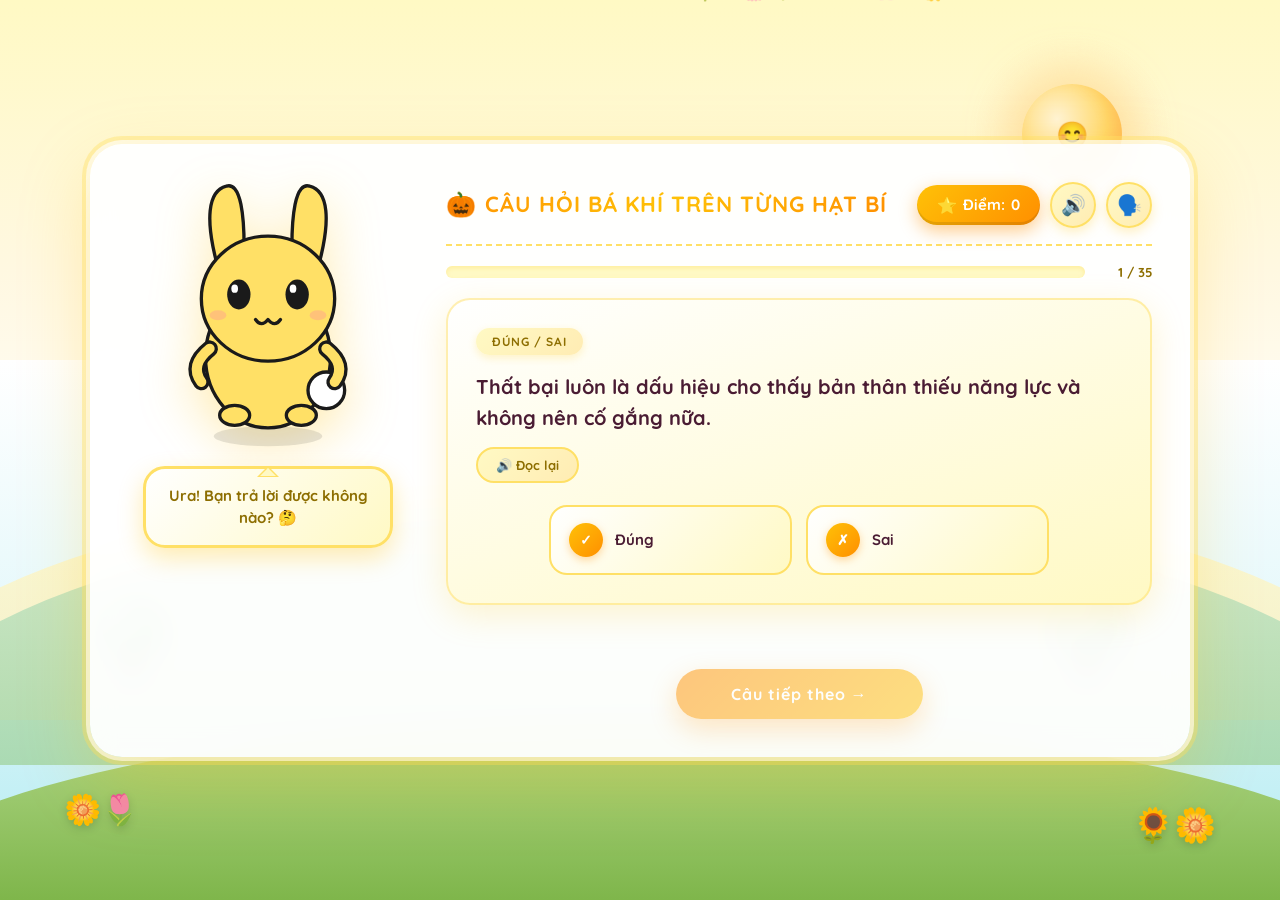
<file: index.html>
<!DOCTYPE html>
<html lang="vi">
<head>
  <meta charset="UTF-8" />
  <meta name="viewport" content="width=device-width, initial-scale=1.0" />
  <title>🎃 CÂU HỎI BÁ KHÍ TRÊN TỪNG HẠT BÍ</title>
  <link rel="preconnect" href="https://fonts.googleapis.com">
  <link rel="preconnect" href="https://fonts.gstatic.com" crossorigin>
  <link href="https://fonts.googleapis.com/css2?family=Quicksand:wght@400;500;600;700;800&display=swap" rel="stylesheet">
  <link rel="stylesheet" href="style.css" />
</head>
<body>

  <!-- BACKGROUND HOẠT HÌNH 2D -->
  <div class="scene" aria-hidden="true">
    <div class="sky-layer sky-top"></div>
    <div class="sky-layer sky-mid"></div>
    <div class="sky-layer sky-bottom"></div>

    <div class="sun-wrap">
      <div class="sun-rays"></div>
      <div class="sun-core"></div>
      <div class="sun-face">😊</div>
    </div>

    <div class="cloud-layer cloud-far">
      <div class="cloud c-far-1"></div>
      <div class="cloud c-far-2"></div>
    </div>
    <div class="cloud-layer cloud-mid">
      <div class="cloud c-mid-1"></div>
      <div class="cloud c-mid-2"></div>
      <div class="cloud c-mid-3"></div>
    </div>

    <div class="hills hills-back"></div>
    <div class="hills hills-mid"></div>
    <div class="hills hills-front"></div>

    <div class="trees">
      <div class="tree"><div class="tree-crown"></div><div class="tree-trunk"></div></div>
      <div class="tree tree-tall"><div class="tree-crown"></div><div class="tree-trunk"></div></div>
    </div>

    <div class="flower-bush fb1"><span>🌼</span><span>🌷</span></div>
    <div class="flower-bush fb2"><span>🌻</span><span>🌼</span></div>

    <div class="petals" id="petals"></div>
  </div>

  <!-- GAME WRAPPER -->
  <div class="game-wrapper">

    <!-- NPC USAGI (CHIIKAWA) -->
    <div class="npc-area">
      <div class="usagi-wrapper">
        <svg class="usagi-svg" viewBox="0 0 300 320" xmlns="http://www.w3.org/2000/svg">
          <ellipse cx="150" cy="305" rx="65" ry="12" fill="rgba(0,0,0,0.1)"/>
          <g class="usagi-group">
            <path d="M 95 120 C 70 40, 80 10, 100 5 C 115 0, 125 30, 120 120 Z" fill="#FFE066" stroke="#1A1A1A" stroke-width="4" stroke-linejoin="round"/>
            <path d="M 205 120 C 230 40, 220 10, 200 5 C 185 0, 175 30, 180 120 Z" fill="#FFE066" stroke="#1A1A1A" stroke-width="4" stroke-linejoin="round"/>
            <ellipse cx="150" cy="210" rx="75" ry="85" fill="#FFE066" stroke="#1A1A1A" stroke-width="4"/>
            <ellipse cx="110" cy="280" rx="18" ry="12" fill="#FFE066" stroke="#1A1A1A" stroke-width="4"/>
            <ellipse cx="190" cy="280" rx="18" ry="12" fill="#FFE066" stroke="#1A1A1A" stroke-width="4"/>
            <circle cx="220" cy="250" r="22" fill="#FFFFFF" stroke="#1A1A1A" stroke-width="4"/>
            <path d="M 80 200 Q 55 220, 70 240" fill="none" stroke="#1A1A1A" stroke-width="20" stroke-linecap="round"/>
            <path d="M 80 200 Q 55 220, 70 240" fill="none" stroke="#FFE066" stroke-width="12" stroke-linecap="round"/>
            <path d="M 220 200 Q 245 220, 230 240" fill="none" stroke="#1A1A1A" stroke-width="20" stroke-linecap="round"/>
            <path d="M 220 200 Q 245 220, 230 240" fill="none" stroke="#FFE066" stroke-width="12" stroke-linecap="round"/>
            <ellipse cx="150" cy="140" rx="80" ry="75" fill="#FFE066" stroke="#1A1A1A" stroke-width="4"/>
            <ellipse cx="115" cy="135" rx="14" ry="18" fill="#1A1A1A"/>
            <ellipse cx="110" cy="128" rx="4" ry="5" fill="#FFF"/>
            <ellipse cx="185" cy="135" rx="14" ry="18" fill="#1A1A1A"/>
            <ellipse cx="180" cy="128" rx="4" ry="5" fill="#FFF"/>
            <ellipse cx="90" cy="160" rx="10" ry="6" fill="rgba(255,150,150,0.4)"/>
            <ellipse cx="210" cy="160" rx="10" ry="6" fill="rgba(255,150,150,0.4)"/>
            <path d="M 135 165 Q 142 175, 150 165 Q 158 175, 165 165" fill="none" stroke="#1A1A1A" stroke-width="4" stroke-linecap="round" stroke-linejoin="round"/>
          </g>
        </svg>
      </div>
      <div class="speech-bubble" id="speech">Ura! Cùng chơi quiz nhé! 🐰</div>
      <div class="speaking-indicator hidden" id="speakingIndicator"><span></span><span></span><span></span></div>
    </div>

    <!-- QUIZ AREA -->
    <div class="quiz-area" id="quizArea">
      <div class="header-bar">
        <div class="title">
          <span class="title-icon">🎃</span>
          CÂU HỎI BÁ KHÍ TRÊN TỪNG HẠT BÍ
        </div>
        <div class="header-right">
          <div class="combo-box hidden" id="comboBox">🔥 COMBO <span id="comboCount">2</span></div>
          <div class="score-box"><span class="score-icon">⭐</span> Điểm: <span id="score">0</span></div>
          <button class="sound-btn" id="soundBtn" title="Bật/tắt âm thanh">🔊</button>
          <button class="voice-btn" id="voiceBtn" title="Bật/tắt giọng đọc">🗣️</button>
        </div>
      </div>

      <div class="progress-wrap">
        <div class="progress-bar"><div class="progress-fill" id="progressFill"></div></div>
        <span class="progress-text" id="progressText">1 / 36</span>
      </div>

      <div class="question-card">
        <span class="question-type" id="qType">CÂU HỎI</span>
        <div class="question-text" id="qText">Đang tải câu hỏi...</div>
        <button class="speak-btn" id="speakBtn" title="Đọc lại câu hỏi">🔊 Đọc lại</button>
        <div class="answers" id="answers"></div>
      </div>

      <div class="feedback" id="feedback"></div>
      <button class="next-btn" id="nextBtn" disabled>Câu tiếp theo →</button>
    </div>

    <!-- END SCREEN -->
    <div class="end-screen hidden" id="endScreen">
      <div class="end-emoji">🎉</div>
      <div class="end-title">HOÀN THÀNH!</div>
      <div class="end-score" id="finalScore"></div>
      <button class="restart-btn" onclick="restartGame()">🔄 Chơi lại</button>
    </div>
  </div>

  <script src="script.js"></script>
</body>
</html>
</file>
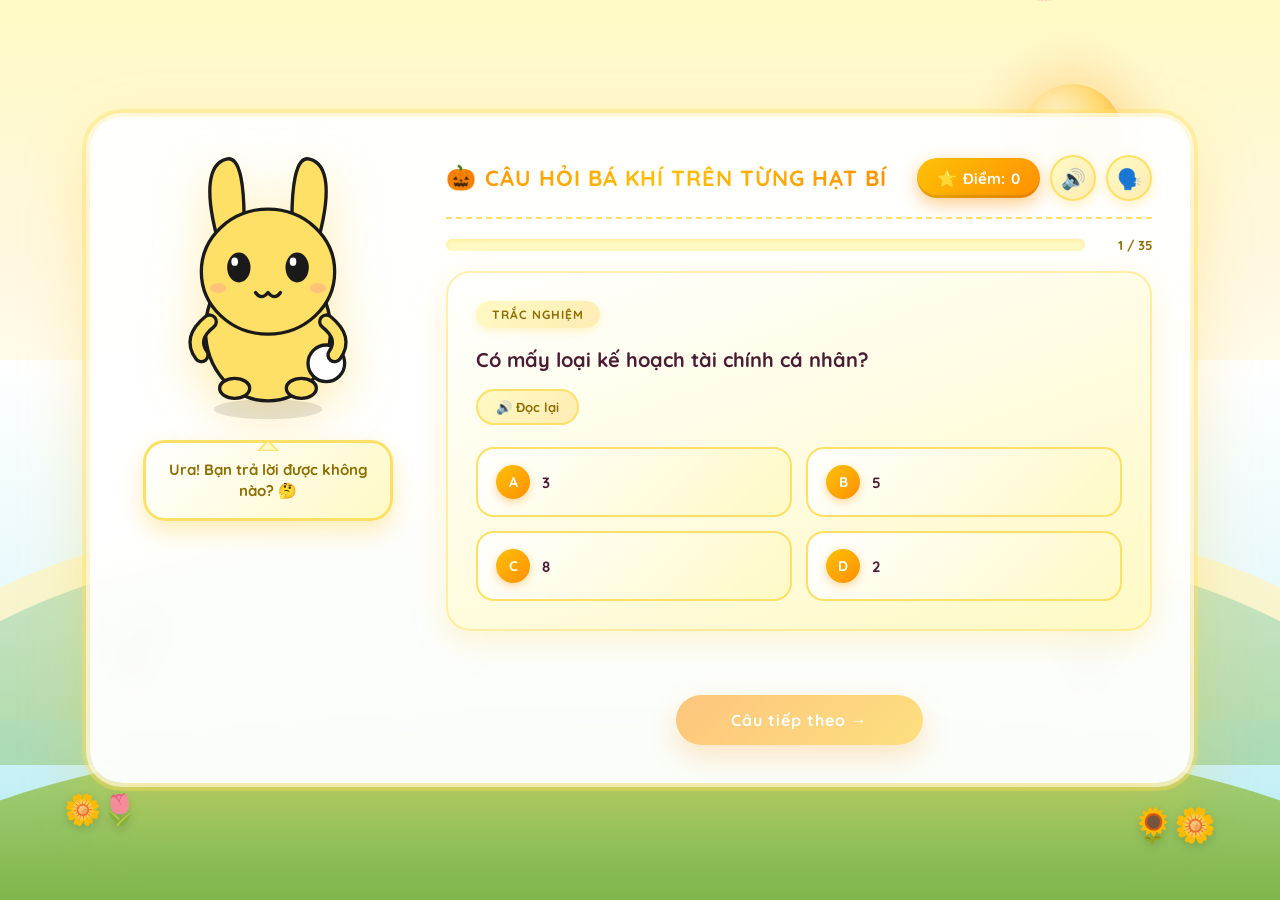
<file: deepseek_html_20261018_5bad24 (1).html>
<!DOCTYPE html>
<html lang="vi">
<head>
  <meta charset="UTF-8" />
  <meta name="viewport" content="width=device-width, initial-scale=1.0" />
  <title>🎃 CÂU HỎI BÁ KHÍ TRÊN TỪNG HẠT BÍ</title>
  <link rel="preconnect" href="https://fonts.googleapis.com">
  <link rel="preconnect" href="https://fonts.gstatic.com" crossorigin>
  <link href="https://fonts.googleapis.com/css2?family=Quicksand:wght@400;500;600;700;800&display=swap" rel="stylesheet">
  <link rel="stylesheet" href="style.css" />
</head>
<body>

  <!-- BACKGROUND HOẠT HÌNH 2D -->
  <div class="scene" aria-hidden="true">
    <div class="sky-layer sky-top"></div>
    <div class="sky-layer sky-mid"></div>
    <div class="sky-layer sky-bottom"></div>

    <div class="sun-wrap">
      <div class="sun-rays"></div>
      <div class="sun-core"></div>
      <div class="sun-face">😊</div>
    </div>

    <div class="cloud-layer cloud-far">
      <div class="cloud c-far-1"></div>
      <div class="cloud c-far-2"></div>
    </div>
    <div class="cloud-layer cloud-mid">
      <div class="cloud c-mid-1"></div>
      <div class="cloud c-mid-2"></div>
      <div class="cloud c-mid-3"></div>
    </div>

    <div class="hills hills-back"></div>
    <div class="hills hills-mid"></div>
    <div class="hills hills-front"></div>

    <div class="trees">
      <div class="tree"><div class="tree-crown"></div><div class="tree-trunk"></div></div>
      <div class="tree tree-tall"><div class="tree-crown"></div><div class="tree-trunk"></div></div>
    </div>

    <div class="flower-bush fb1"><span>🌼</span><span>🌷</span></div>
    <div class="flower-bush fb2"><span>🌻</span><span>🌼</span></div>

    <div class="petals" id="petals"></div>
  </div>

  <!-- GAME WRAPPER -->
  <div class="game-wrapper">

    <!-- NPC USAGI (CHIIKAWA) -->
    <div class="npc-area">
      <div class="usagi-wrapper">
        <svg class="usagi-svg" viewBox="0 0 300 320" xmlns="http://www.w3.org/2000/svg">
          <ellipse cx="150" cy="305" rx="65" ry="12" fill="rgba(0,0,0,0.1)"/>
          <g class="usagi-group">
            <path d="M 95 120 C 70 40, 80 10, 100 5 C 115 0, 125 30, 120 120 Z" fill="#FFE066" stroke="#1A1A1A" stroke-width="4" stroke-linejoin="round"/>
            <path d="M 205 120 C 230 40, 220 10, 200 5 C 185 0, 175 30, 180 120 Z" fill="#FFE066" stroke="#1A1A1A" stroke-width="4" stroke-linejoin="round"/>
            <ellipse cx="150" cy="210" rx="75" ry="85" fill="#FFE066" stroke="#1A1A1A" stroke-width="4"/>
            <ellipse cx="110" cy="280" rx="18" ry="12" fill="#FFE066" stroke="#1A1A1A" stroke-width="4"/>
            <ellipse cx="190" cy="280" rx="18" ry="12" fill="#FFE066" stroke="#1A1A1A" stroke-width="4"/>
            <circle cx="220" cy="250" r="22" fill="#FFFFFF" stroke="#1A1A1A" stroke-width="4"/>
            <path d="M 80 200 Q 55 220, 70 240" fill="none" stroke="#1A1A1A" stroke-width="20" stroke-linecap="round"/>
            <path d="M 80 200 Q 55 220, 70 240" fill="none" stroke="#FFE066" stroke-width="12" stroke-linecap="round"/>
            <path d="M 220 200 Q 245 220, 230 240" fill="none" stroke="#1A1A1A" stroke-width="20" stroke-linecap="round"/>
            <path d="M 220 200 Q 245 220, 230 240" fill="none" stroke="#FFE066" stroke-width="12" stroke-linecap="round"/>
            <ellipse cx="150" cy="140" rx="80" ry="75" fill="#FFE066" stroke="#1A1A1A" stroke-width="4"/>
            <ellipse cx="115" cy="135" rx="14" ry="18" fill="#1A1A1A"/>
            <ellipse cx="110" cy="128" rx="4" ry="5" fill="#FFF"/>
            <ellipse cx="185" cy="135" rx="14" ry="18" fill="#1A1A1A"/>
            <ellipse cx="180" cy="128" rx="4" ry="5" fill="#FFF"/>
            <ellipse cx="90" cy="160" rx="10" ry="6" fill="rgba(255,150,150,0.4)"/>
            <ellipse cx="210" cy="160" rx="10" ry="6" fill="rgba(255,150,150,0.4)"/>
            <path d="M 135 165 Q 142 175, 150 165 Q 158 175, 165 165" fill="none" stroke="#1A1A1A" stroke-width="4" stroke-linecap="round" stroke-linejoin="round"/>
          </g>
        </svg>
      </div>
      <div class="speech-bubble" id="speech">Ura! Cùng chơi quiz nhé! 🐰</div>
      <div class="speaking-indicator hidden" id="speakingIndicator"><span></span><span></span><span></span></div>
    </div>

    <!-- QUIZ AREA -->
    <div class="quiz-area" id="quizArea">
      <div class="header-bar">
        <div class="title">
          <span class="title-icon">🎃</span>
          CÂU HỎI BÁ KHÍ TRÊN TỪNG HẠT BÍ
        </div>
        <div class="header-right">
          <div class="combo-box hidden" id="comboBox">🔥 COMBO <span id="comboCount">2</span></div>
          <div class="score-box"><span class="score-icon">⭐</span> Điểm: <span id="score">0</span></div>
          <button class="sound-btn" id="soundBtn" title="Bật/tắt âm thanh">🔊</button>
          <button class="voice-btn" id="voiceBtn" title="Bật/tắt giọng đọc">🗣️</button>
        </div>
      </div>

      <div class="progress-wrap">
        <div class="progress-bar"><div class="progress-fill" id="progressFill"></div></div>
        <span class="progress-text" id="progressText">1 / 20</span>
      </div>

      <div class="question-card">
        <span class="question-type" id="qType">CÂU HỎI</span>
        <div class="question-text" id="qText">Đang tải câu hỏi...</div>
        <button class="speak-btn" id="speakBtn" title="Đọc lại câu hỏi">🔊 Đọc lại</button>
        <div class="answers" id="answers"></div>
      </div>

      <div class="feedback" id="feedback"></div>
      <button class="next-btn" id="nextBtn" disabled>Câu tiếp theo →</button>
    </div>

    <!-- END SCREEN -->
    <div class="end-screen hidden" id="endScreen">
      <div class="end-emoji">🎉</div>
      <div class="end-title">HOÀN THÀNH!</div>
      <div class="end-score" id="finalScore"></div>
      <button class="restart-btn" onclick="restartGame()">🔄 Chơi lại</button>
    </div>
  </div>

  <script src="script.js"></script>
</body>
</html>
</file>
<file: style.css>
/* ==========================================
   RESET & BASE
   ========================================== */
* { margin: 0; padding: 0; box-sizing: border-box; font-family: 'Quicksand', 'Segoe UI', sans-serif; }
html, body { min-height: 100%; }
body {
  min-height: 100vh; overflow-x: hidden; position: relative;
  display: flex; justify-content: center; align-items: center;
  padding: 30px 20px; background: #fff8e1; 
}

/* ==========================================
   BACKGROUND 2D
   ========================================== */
.scene { position: fixed; inset: 0; z-index: 0; overflow: hidden; pointer-events: none; }
.sky-layer { position: absolute; inset: 0; }
.sky-top { background: linear-gradient(180deg, #fff9c4 0%, #fff8e1 50%, #fff 100%); height: 60%; }
.sky-mid { top: 40%; height: 35%; background: linear-gradient(180deg, #fff 0%, #e0f7fa 100%); }
.sky-bottom { top: 70%; height: 30%; background: linear-gradient(180deg, #e0f7fa 0%, #b2ebf2 100%); }

.sun-wrap { position: absolute; top: 6%; right: 10%; width: 160px; height: 160px; display: flex; justify-content: center; align-items: center; }
.sun-rays {
  position: absolute; width: 220px; height: 220px;
  background: radial-gradient(circle, rgba(255,230,180,0.55) 0%, rgba(255,230,180,0) 65%);
  border-radius: 50%; animation: raysPulse 4s ease-in-out infinite;
}
@keyframes raysPulse { 0%, 100% { transform: scale(1); opacity: 0.8; } 50% { transform: scale(1.15); opacity: 1; } }
.sun-core {
  position: absolute; width: 100px; height: 100px;
  background: radial-gradient(circle at 35% 35%, #fff4d6 0%, #ffd96b 55%, #ffb85c 100%);
  border-radius: 50%; box-shadow: 0 0 40px 15px rgba(255,220,150,0.7), inset -8px -8px 15px rgba(255,160,60,0.3);
  z-index: 1; animation: sunBob 4s ease-in-out infinite;
}
@keyframes sunBob { 0%, 100% { transform: translateY(0); } 50% { transform: translateY(-4px); } }
.sun-face { position: absolute; font-size: 26px; z-index: 2; animation: sunBob 4s ease-in-out infinite; }

.cloud-layer { position: absolute; inset: 0; }
.cloud { position: absolute; background: #fff; border-radius: 100px; box-shadow: 0 10px 30px rgba(255,200,100,0.15); }
.cloud::before, .cloud::after { content: ''; position: absolute; background: #fff; border-radius: 50%; }
.cloud-far .cloud { opacity: 0.6; filter: blur(1px); }
.c-far-1 { top: 12%; left: -180px; width: 100px; height: 30px; animation: drift 90s linear infinite; }
.c-far-1::before { width: 45px; height: 45px; top: -22px; left: 15px; }
.c-far-1::after { width: 55px; height: 55px; top: -25px; right: 15px; }
.c-far-2 { top: 22%; left: -250px; width: 120px; height: 35px; animation: drift 110s linear infinite; animation-delay: -30s; }
.c-far-2::before { width: 50px; height: 50px; top: -25px; left: 20px; }
.c-far-2::after { width: 65px; height: 65px; top: -30px; right: 20px; }
.c-mid-1 { top: 18%; left: -200px; width: 150px; height: 45px; animation: drift 50s linear infinite; }
.c-mid-1::before { width: 65px; height: 65px; top: -32px; left: 20px; }
.c-mid-1::after { width: 85px; height: 85px; top: -42px; right: 20px; }
.c-mid-2 { top: 35%; left: -350px; width: 190px; height: 55px; animation: drift 70s linear infinite; animation-delay: -20s; }
.c-mid-2::before { width: 80px; height: 80px; top: -40px; left: 25px; }
.c-mid-2::after { width: 100px; height: 100px; top: -50px; right: 25px; }
.c-mid-3 { top: 50%; left: -220px; width: 130px; height: 40px; animation: drift 60s linear infinite; animation-delay: -40s; }
.c-mid-3::before { width: 60px; height: 60px; top: -30px; left: 18px; }
.c-mid-3::after { width: 75px; height: 75px; top: -35px; right: 18px; }
@keyframes drift { from { transform: translateX(0); } to { transform: translateX(calc(100vw + 500px)); } }

.hills { position: absolute; left: -10%; width: 120%; }
.hills-back { bottom: 20%; height: 240px; background: linear-gradient(180deg, #fff9c4 0%, #ffecb3 100%); border-radius: 50% 50% 0 0 / 100% 100% 0 0; opacity: 0.7; }
.hills-mid { bottom: 15%; height: 260px; background: linear-gradient(180deg, #c8e6c9 0%, #a5d6a7 100%); border-radius: 50% 50% 0 0 / 100% 100% 0 0; opacity: 0.85; }
.hills-front { bottom: 0; height: 180px; background: linear-gradient(180deg, #aed581 0%, #7cb342 100%); border-radius: 50% 50% 0 0 / 100% 100% 0 0; opacity: 0.95; z-index: 4; }

.trees { position: absolute; bottom: 25%; left: 0; width: 100%; height: 200px; z-index: 2; }
.tree { position: absolute; bottom: 0; }
.tree-crown { width: 60px; height: 60px; background: radial-gradient(circle at 35% 35%, #b8e6b8 0%, #7fc47f 60%, #5aa85a 100%); border-radius: 50%; box-shadow: inset -5px -5px 10px rgba(90,168,90,0.4), 0 3px 8px rgba(0,0,0,0.1); }
.tree-trunk { width: 8px; height: 22px; background: linear-gradient(180deg, #8d4a2c 0%, #5a2d1a 100%); margin: -5px auto 0; border-radius: 0 0 2px 2px; }
.tree:nth-child(1) { left: 8%; }
.tree:nth-child(2) { left: 82%; }
.tree-tall .tree-crown { width: 75px; height: 75px; }

.flower-bush { position: absolute; display: flex; z-index: 6; filter: drop-shadow(0 3px 4px rgba(0,0,0,0.15)); }
.flower-bush span { display: inline-block; animation: flowerSway 3s ease-in-out infinite; }
.flower-bush span:nth-child(2) { animation-delay: 0.3s; }
@keyframes flowerSway { 0%, 100% { transform: rotate(-5deg); } 50% { transform: rotate(5deg); } }
.fb1 { bottom: 8%; left: 5%; font-size: 30px; }
.fb2 { bottom: 6%; right: 5%; font-size: 34px; }

.petals { position: absolute; inset: 0; pointer-events: none; }
.petal { position: absolute; top: -30px; font-size: 18px; opacity: 0.85; animation: petalFall linear infinite; will-change: transform; }
@keyframes petalFall {
  0% { transform: translateY(-50px) rotate(0deg) translateX(0); opacity: 0; }
  10% { opacity: 0.9; }
  50% { transform: translateY(50vh) rotate(360deg) translateX(30px); }
  90% { opacity: 0.9; }
  100% { transform: translateY(110vh) rotate(720deg) translateX(-30px); opacity: 0; }
}

/* ==========================================
   GAME WRAPPER & NPC
   ========================================== */
.game-wrapper {
  position: relative; z-index: 10; width: 100%; max-width: 1100px;
  background: rgba(255,255,255,0.95); border-radius: 32px; padding: 38px;
  box-shadow: 0 25px 70px rgba(255,193,7,0.25), 0 0 0 4px rgba(255,255,255,0.7), 0 0 0 8px rgba(255,224,102,0.4);
  display: grid; grid-template-columns: 280px 1fr; gap: 38px; align-items: start;
  backdrop-filter: blur(12px); -webkit-backdrop-filter: blur(12px);
}

.npc-area { display: flex; flex-direction: column; align-items: center; gap: 18px; position: sticky; top: 20px; }
.usagi-wrapper { width: 100%; display: flex; justify-content: center; filter: drop-shadow(0 15px 25px rgba(255,193,7,0.3)); }
.usagi-svg { width: 250px; height: auto; animation: uBob 3.5s ease-in-out infinite; }
@keyframes uBob { 0%, 100% { transform: translateY(0) rotate(-2deg); } 50% { transform: translateY(-10px) rotate(2deg); } }
.usagi-svg .usagi-group ellipse[fill="#1A1A1A"] { transform-origin: center 135px; animation: blink 4s infinite; }
@keyframes blink { 0%, 96%, 100% { transform: scaleY(1); } 98% { transform: scaleY(0.1); } }

.speech-bubble {
  background: linear-gradient(135deg, #ffffff 0%, #fff9c4 100%); border: 3px solid #FFE066;
  border-radius: 22px; padding: 16px 22px; font-size: 15px; color: #8d6e00;
  font-weight: 700; text-align: center; position: relative;
  box-shadow: 0 10px 25px rgba(255,193,7,0.3); max-width: 250px; line-height: 1.45;
}
.speech-bubble::before { content: ''; position: absolute; top: -14px; left: 50%; transform: translateX(-50%); border: 11px solid transparent; border-bottom-color: #FFE066; }
.speech-bubble::after { content: ''; position: absolute; top: -9px; left: 50%; transform: translateX(-50%); border: 8px solid transparent; border-bottom-color: #fff9c4; }

.speaking-indicator { display: flex; gap: 5px; align-items: center; height: 20px; }
.speaking-indicator span { width: 8px; height: 8px; background: #FFC107; border-radius: 50%; animation: speakPulse 1s ease-in-out infinite; }
.speaking-indicator span:nth-child(2) { animation-delay: 0.15s; }
.speaking-indicator span:nth-child(3) { animation-delay: 0.3s; }
@keyframes speakPulse { 0%, 100% { transform: scale(0.7); opacity: 0.5; } 50% { transform: scale(1.2); opacity: 1; } }

/* ==========================================
   QUIZ AREA
   ========================================== */
.quiz-area { display: flex; flex-direction: column; gap: 18px; }
.header-bar { display: flex; justify-content: space-between; align-items: center; padding-bottom: 16px; border-bottom: 2px dashed #FFE066; gap: 15px; flex-wrap: wrap; }
.header-right { display: flex; align-items: center; gap: 10px; flex-wrap: wrap; }

.title {
  font-size: 22px; font-weight: 800;
  background: linear-gradient(135deg, #ff8f00, #ffc107, #ff8f00);
  -webkit-background-clip: text; -webkit-text-fill-color: transparent;
  background-clip: text; letter-spacing: 1px; display: flex; align-items: center; gap: 8px; line-height: 1.3;
}
.title-icon { font-size: 24px; -webkit-text-fill-color: initial; }

.score-box { background: linear-gradient(135deg, #ffc107, #ff8f00); color: #fff; padding: 10px 20px; border-radius: 22px; font-weight: 800; font-size: 15px; box-shadow: 0 6px 18px rgba(255,143,0,0.45), inset 0 -3px 0 rgba(0,0,0,0.1); display: flex; align-items: center; gap: 6px; }
.score-icon { font-size: 16px; }

.combo-box { background: linear-gradient(135deg, #ff6b35, #ff4d88, #ff80b3); background-size: 200% 200%; color: #fff; padding: 10px 18px; border-radius: 22px; font-weight: 800; font-size: 14px; box-shadow: 0 6px 20px rgba(255,77,136,0.6), inset 0 -3px 0 rgba(0,0,0,0.15); display: flex; align-items: center; gap: 5px; letter-spacing: 1px; animation: comboGlow 1.2s ease-in-out infinite, comboSlide 0.4s ease; }
@keyframes comboGlow { 0%, 100% { background-position: 0% 50%; box-shadow: 0 6px 20px rgba(255,77,136,0.6), inset 0 -3px 0 rgba(0,0,0,0.15); } 50% { background-position: 100% 50%; box-shadow: 0 6px 30px rgba(255,77,136,0.9), inset 0 -3px 0 rgba(0,0,0,0.15); } }
@keyframes comboSlide { from { transform: scale(0) rotate(-10deg); } to { transform: scale(1) rotate(0); } }

.sound-btn, .voice-btn { background: linear-gradient(135deg, #fff9c4, #ffecb3); border: 2.5px solid #FFE066; color: #8d6e00; width: 46px; height: 46px; border-radius: 50%; font-size: 20px; cursor: pointer; display: flex; align-items: center; justify-content: center; transition: all 0.25s ease; box-shadow: 0 4px 12px rgba(255,193,7,0.25); font-family: inherit; }
.sound-btn:hover, .voice-btn:hover { background: linear-gradient(135deg, #ffecb3, #FFE066); transform: translateY(-2px) scale(1.05); box-shadow: 0 6px 16px rgba(255,193,7,0.4); }
.sound-btn.muted, .voice-btn.muted { opacity: 0.55; filter: grayscale(0.6); }

.progress-wrap { display: flex; align-items: center; gap: 12px; }
.progress-bar { flex: 1; height: 12px; background: #fff9c4; border-radius: 12px; overflow: hidden; box-shadow: inset 0 2px 4px rgba(255,193,7,0.2); }
.progress-fill { height: 100%; background: linear-gradient(90deg, #ffc107, #ff8f00); border-radius: 12px; width: 0%; transition: width 0.5s ease; box-shadow: 0 0 10px rgba(255,143,0,0.6); }
.progress-text { font-size: 13px; font-weight: 700; color: #8d6e00; min-width: 55px; text-align: right; }

.question-card { background: linear-gradient(160deg, #fff 0%, #fff9c4 100%); border-radius: 24px; padding: 30px; box-shadow: 0 10px 35px rgba(255,193,7,0.18), inset 0 0 0 2px rgba(255,224,102,0.5); min-height: 290px; display: flex; flex-direction: column; justify-content: center; }
.question-type { display: inline-block; background: linear-gradient(135deg, #fff9c4, #ffecb3); color: #8d6e00; padding: 6px 16px; border-radius: 16px; font-size: 12px; font-weight: 800; margin-bottom: 16px; letter-spacing: 1px; align-self: flex-start; box-shadow: 0 3px 8px rgba(255,193,7,0.2); }
.question-text { font-size: 20px; color: #4a1c33; font-weight: 700; line-height: 1.55; margin-bottom: 14px; }

.speak-btn { align-self: flex-start; background: linear-gradient(135deg, #fff9c4, #ffecb3); border: 2px solid #FFE066; color: #8d6e00; padding: 8px 18px; border-radius: 20px; font-size: 13px; font-weight: 700; cursor: pointer; transition: all 0.25s ease; margin-bottom: 22px; display: flex; align-items: center; gap: 6px; font-family: inherit; }
.speak-btn:hover { background: linear-gradient(135deg, #ffecb3, #FFE066); transform: translateY(-2px); box-shadow: 0 4px 12px rgba(255,193,7,0.3); }
.speak-btn.speaking { background: linear-gradient(135deg, #ffc107, #ff8f00); color: #fff; border-color: #ff8f00; animation: speakPulse2 1s ease-in-out infinite; }
@keyframes speakPulse2 { 0%, 100% { box-shadow: 0 4px 12px rgba(255,143,0,0.4); } 50% { box-shadow: 0 4px 20px rgba(255,143,0,0.8); } }

.answers { display: grid; grid-template-columns: 1fr 1fr; gap: 14px; }
.answer-btn { background: linear-gradient(135deg, #fff 0%, #fff9c4 100%); border: 2.5px solid #FFE066; color: #4a1c33; padding: 16px 18px; border-radius: 18px; font-size: 15px; font-weight: 700; cursor: pointer; transition: all 0.25s ease; text-align: left; display: flex; align-items: center; gap: 12px; font-family: inherit; }
.answer-btn .letter { background: linear-gradient(135deg, #ffc107, #ff8f00); color: #fff; width: 34px; height: 34px; border-radius: 50%; display: flex; align-items: center; justify-content: center; font-weight: 800; flex-shrink: 0; font-size: 14px; box-shadow: 0 3px 8px rgba(255,143,0,0.35); }
.answer-btn:hover:not(:disabled) { background: linear-gradient(135deg, #ffecb3, #FFE066); transform: translateY(-3px); box-shadow: 0 10px 22px rgba(255,193,7,0.35); border-color: #ffc107; }
.answer-btn:disabled { cursor: not-allowed; }
.answer-btn.wrong-removed { opacity: 0.35; text-decoration: line-through; background: #f0f0f0; border-color: #ccc; color: #999; }
.answer-btn.wrong-removed .letter { background: #bbb; box-shadow: none; }
.answer-btn.correct { background: linear-gradient(135deg, #b8f3c1, #6ee787); border-color: #4caf50; color: #1b5e20; animation: pulse 0.6s ease; box-shadow: 0 8px 20px rgba(76,175,80,0.4); }
.answer-btn.correct .letter { background: linear-gradient(135deg, #4caf50, #2e7d32); box-shadow: 0 3px 8px rgba(76,175,80,0.5); }
@keyframes pulse { 0%, 100% { transform: scale(1); } 50% { transform: scale(1.04); } }

.true-false-grid { grid-template-columns: 1fr 1fr; max-width: 500px; margin: 0 auto; width: 100%; }
.feedback { text-align: center; font-weight: 800; font-size: 17px; min-height: 28px; transition: all 0.3s ease; letter-spacing: 0.3px; }
.feedback.good { color: #4caf50; }
.feedback.bad { color: #ff4d88; }

.next-btn { align-self: center; background: linear-gradient(135deg, #ff8f00, #ffc107); color: #fff; border: none; padding: 15px 55px; border-radius: 32px; font-size: 16px; font-weight: 800; cursor: pointer; box-shadow: 0 10px 28px rgba(255,143,0,0.45); transition: all 0.3s ease; letter-spacing: 1px; font-family: inherit; }
.next-btn:hover:not(:disabled) { transform: translateY(-3px); box-shadow: 0 14px 32px rgba(255,143,0,0.6); }
.next-btn:disabled { opacity: 0.5; cursor: not-allowed; transform: none; }

/* ==========================================
   END SCREEN & RESPONSIVE
   ========================================== */
.end-screen { grid-column: 1 / -1; text-align: center; padding: 50px 30px; animation: fadeIn 0.5s ease; }
@keyframes fadeIn { from { opacity: 0; transform: scale(0.95); } to { opacity: 1; transform: scale(1); } }
.end-emoji { font-size: 70px; margin-bottom: 15px; animation: bounce 1.5s ease-in-out infinite; }
@keyframes bounce { 0%, 100% { transform: translateY(0); } 50% { transform: translateY(-15px); } }
.end-title { font-size: 42px; background: linear-gradient(135deg, #ff8f00, #ffc107); -webkit-background-clip: text; -webkit-text-fill-color: transparent; background-clip: text; margin-bottom: 20px; font-weight: 800; letter-spacing: 2px; }
.end-score { font-size: 22px; color: #8d6e00; margin-bottom: 35px; font-weight: 700; line-height: 1.6; }
.restart-btn { background: linear-gradient(135deg, #ff8f00, #ffc107); color: #fff; border: none; padding: 16px 55px; border-radius: 32px; font-size: 17px; font-weight: 800; cursor: pointer; box-shadow: 0 10px 28px rgba(255,143,0,0.5); transition: all 0.3s ease; letter-spacing: 1px; font-family: inherit; }
.restart-btn:hover { transform: translateY(-3px) scale(1.03); box-shadow: 0 14px 35px rgba(255,143,0,0.65); }

.hidden { display: none !important; }

@media (max-width: 900px) {
  .game-wrapper { grid-template-columns: 1fr; padding: 28px; gap: 28px; }
  .npc-area { position: static; }
  .usagi-svg { width: 190px; margin: -10px 0; }
}

@media (max-width: 600px) {
  body { padding: 15px 10px; }
  .game-wrapper { padding: 22px 18px; border-radius: 24px; }
  .title { font-size: 18px; }
  .question-text { font-size: 17px; }
  .answers, .true-false-grid { grid-template-columns: 1fr; }
  .answer-btn { padding: 14px 16px; font-size: 14px; }
  .question-card { padding: 22px 18px; }
  .end-title { font-size: 30px; }
  .end-score { font-size: 18px; }
  .next-btn, .restart-btn { padding: 14px 40px; font-size: 15px; }
  .sun-wrap { top: 4%; right: 5%; }
  .sun-core { width: 70px; height: 70px; }
  .sun-rays { width: 160px; height: 160px; }
  .sun-face { font-size: 18px; }
  .sound-btn, .voice-btn { width: 40px; height: 40px; font-size: 17px; }
  .combo-box { font-size: 12px; padding: 8px 14px; }
  .flower-bush { font-size: 18px !important; }
}
</file>
